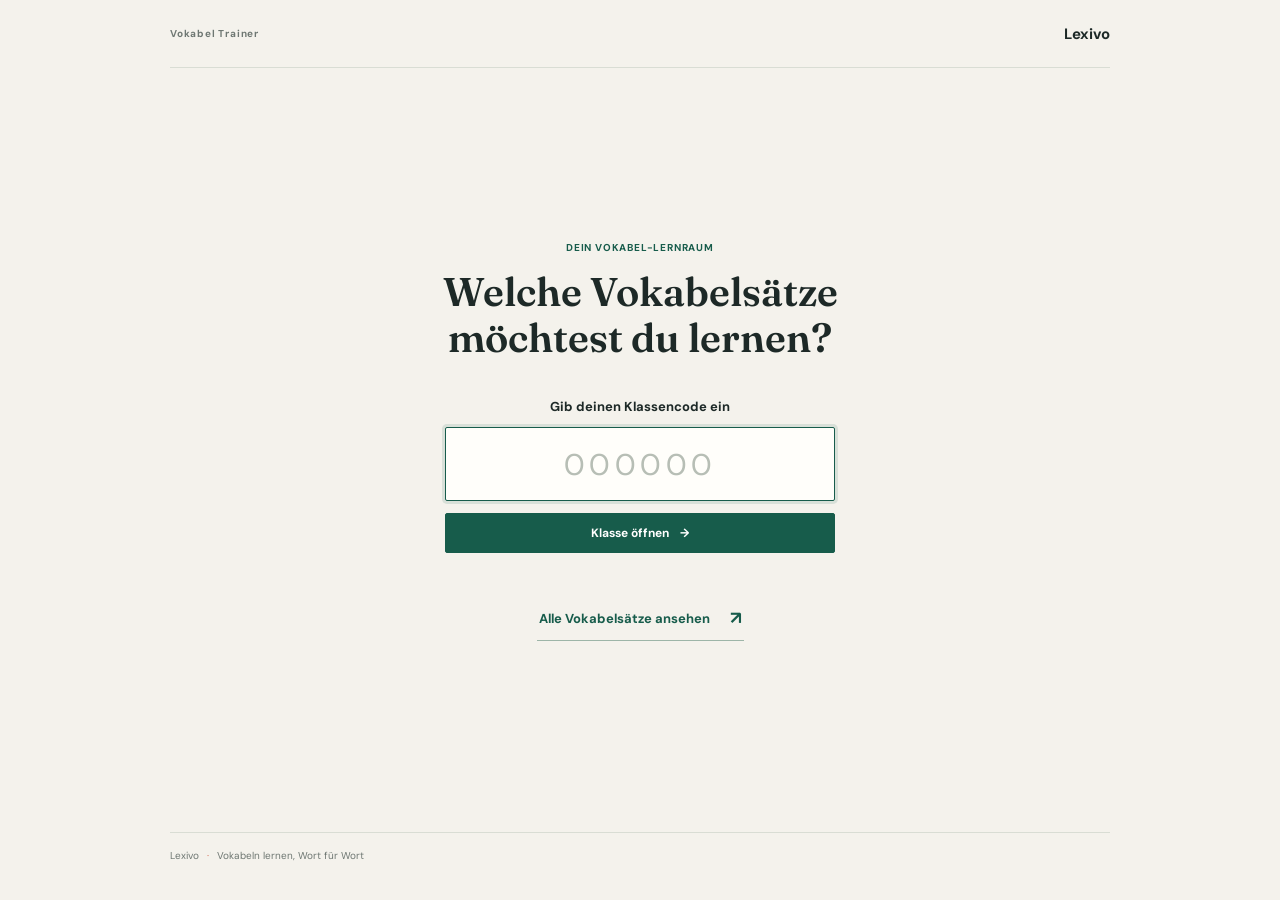
<file: index.html>
<!doctype html>
<html lang="de">
<head>
  <meta charset="utf-8">
  <meta name="viewport" content="width=device-width, initial-scale=1">
  <meta name="theme-color" content="#f4f2ec">
  <title>Lexivo | Englisch lernen</title>
  <link rel="preconnect" href="https://fonts.googleapis.com">
  <link rel="preconnect" href="https://fonts.gstatic.com" crossorigin>
  <link href="https://fonts.googleapis.com/css2?family=DM+Sans:wght@400;500;600;700&family=Fraunces:opsz,wght@9..144,600;9..144,700&display=swap" rel="stylesheet">
  <link rel="stylesheet" href="simple.css">
  <script src="home.js" defer></script>
</head>
<body>
  <div class="page-shell">
    <header class="topbar">
      <span class="topbar-label">Vokabel Trainer</span>
      <a class="brand" href="./" aria-label="Lexivo Startseite">Lexivo</a>
    </header>

    <main>
      <section class="home-panel" aria-labelledby="page-title">
        <p class="eyebrow">DEIN VOKABEL-LERNRAUM</p>
        <h1 id="page-title">Welche Vokabelsätze möchtest du lernen?</h1>
        <form class="home-code-form" id="home-code-form" novalidate>
          <label for="home-code">Gib deinen Klassencode ein</label>
          <input id="home-code" name="code" type="text" inputmode="numeric" autocomplete="off" maxlength="6" placeholder="000000" aria-describedby="home-code-message" autofocus>
          <button class="primary-button home-submit" type="submit">Klasse öffnen <span aria-hidden="true">→</span></button>
          <p class="message" id="home-code-message" role="status" aria-live="polite"></p>
        </form>
        <a class="all-lists-link" href="lists.html">Alle Vokabelsätze ansehen <span aria-hidden="true">↗</span></a>
      </section>
    </main>

    <footer class="footer">Lexivo <span>·</span> Vokabeln lernen, Wort für Wort</footer>
  </div>

  <dialog class="list-dialog" id="list-dialog" aria-labelledby="dialog-title">
    <div class="dialog-inner">
      <button class="dialog-close" id="dialog-close" type="button" aria-label="Liste schließen">×</button>
      <p class="dialog-class" id="dialog-class"></p>
      <h2 id="dialog-title">Vokabelsatz</h2>
      <p class="dialog-description" id="dialog-description"></p>
      <div class="word-list" id="dialog-words"></div>
    </div>
  </dialog>
</body>
</html>
</file>
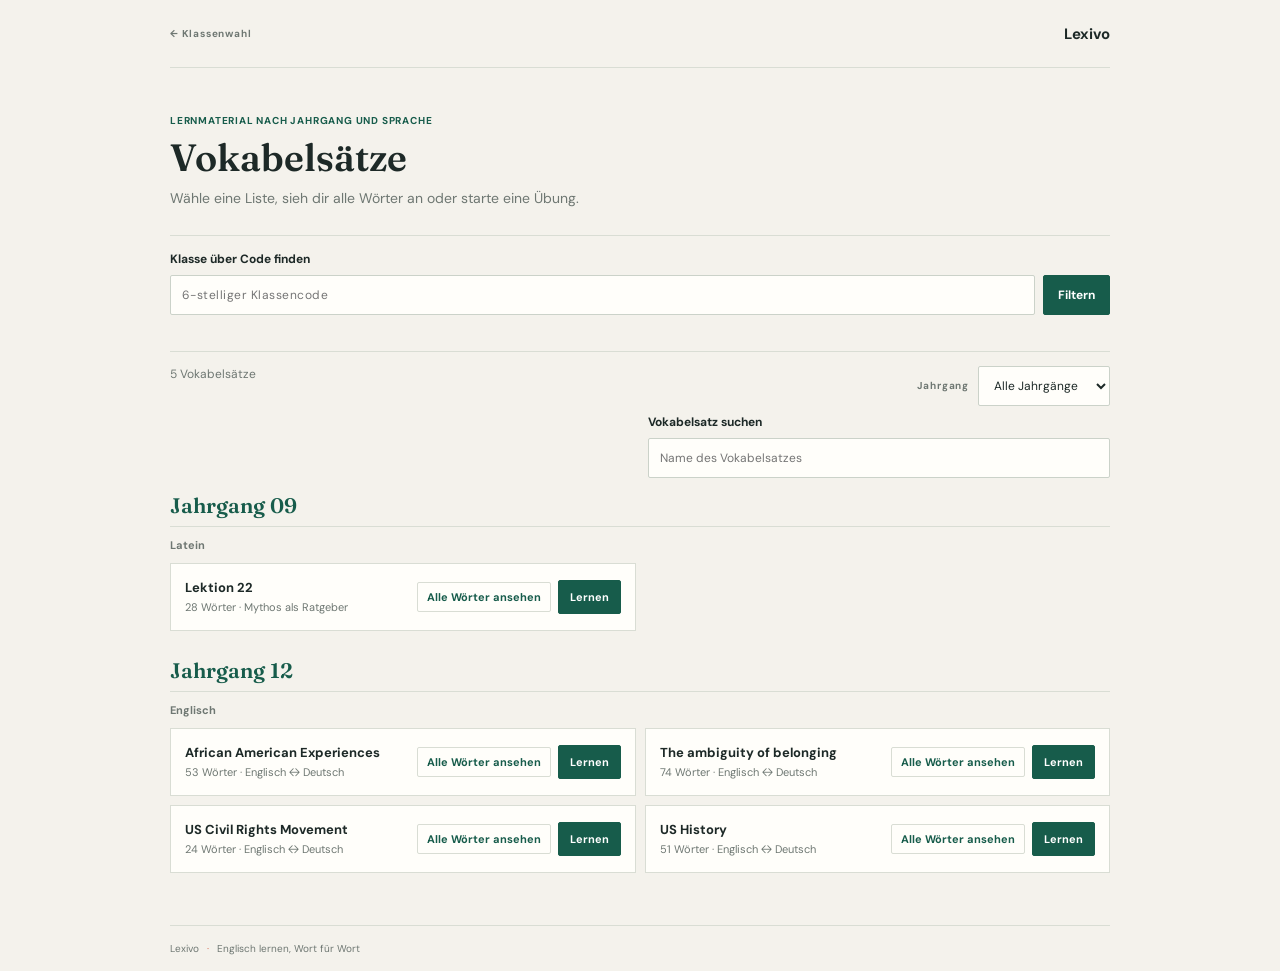
<file: lists.html>
<!doctype html>
<html lang="de">
<head>
  <meta charset="utf-8">
  <meta name="viewport" content="width=device-width, initial-scale=1">
  <meta name="theme-color" content="#f4f2ec">
  <title>Vokabelsätze | Lexivo</title>
  <link rel="preconnect" href="https://fonts.googleapis.com">
  <link rel="preconnect" href="https://fonts.gstatic.com" crossorigin>
  <link href="https://fonts.googleapis.com/css2?family=DM+Sans:wght@400;500;600;700&family=Fraunces:opsz,wght@9..144,600;9..144,700&display=swap" rel="stylesheet">
  <link rel="stylesheet" href="simple.css">
  <script src="simple-app.js" defer></script>
</head>
<body>
  <div class="page-shell">
    <header class="topbar">
      <a class="topbar-label topbar-link" href="index.html">← Klassenwahl</a>
      <a class="brand" href="index.html" aria-label="Lexivo Startseite">Lexivo</a>
    </header>

    <main>
      <section class="collection" aria-labelledby="page-title">
        <div class="collection-heading">
          <div>
            <p class="eyebrow">LERNMATERIAL NACH JAHRGANG UND SPRACHE</p>
            <h1 id="page-title">Vokabelsätze</h1>
            <p class="intro">Wähle eine Liste, sieh dir alle Wörter an oder starte eine Übung.</p>
          </div>
        </div>

        <div class="filters-row">
          <form class="code-filter" id="code-form" novalidate>
            <label for="group-code">Klasse über Code finden</label>
            <div class="filter-controls">
              <input id="group-code" name="code" type="text" inputmode="numeric" autocomplete="off" maxlength="6" placeholder="6-stelliger Klassencode" aria-describedby="code-message">
              <button class="primary-button" type="submit">Filtern</button>
            </div>
            <p class="message" id="code-message" role="status" aria-live="polite"></p>
          </form>
        </div>

        <div class="list-toolbar">
          <p id="results-count" aria-live="polite">Sammlung wird geladen …</p>
          <div class="list-toolbar-filters">
            <label class="grade-filter" for="grade-filter">
              <span>Jahrgang</span>
              <select id="grade-filter" name="grade">
                <option value="all">Alle</option>
              </select>
            </label>
            <div class="list-search">
              <label for="list-search-input">Vokabelsatz suchen</label>
              <input id="list-search-input" type="search" autocomplete="off" placeholder="Name des Vokabelsatzes">
            </div>
          </div>
        </div>
        <div id="results-content" class="results-content" aria-live="polite"></div>
      </section>
    </main>

    <footer class="footer">Lexivo <span>·</span> Englisch lernen, Wort für Wort</footer>
  </div>

  <dialog class="list-dialog" id="list-dialog" aria-labelledby="dialog-title">
    <div class="dialog-inner">
      <button class="dialog-close" id="dialog-close" type="button" aria-label="Liste schließen">×</button>
      <p class="dialog-class" id="dialog-class"></p>
      <h2 id="dialog-title">Vokabelsatz</h2>
      <p class="dialog-description" id="dialog-description"></p>
      <div class="word-list" id="dialog-words"></div>
    </div>
  </dialog>

  <dialog class="mode-dialog" id="mode-dialog" aria-labelledby="mode-dialog-title">
    <form class="mode-dialog-inner" id="mode-form">
      <button class="dialog-close" id="mode-dialog-close" type="button" aria-label="Modusauswahl schließen">×</button>
      <p class="dialog-class" id="mode-list-class"></p>
      <h2 id="mode-dialog-title">Lernmodus wählen</h2>
      <p class="dialog-description" id="mode-list-title"></p>

      <fieldset class="mode-options">
        <legend class="visually-hidden">Lernmodus</legend>
        <label class="mode-option">
          <input type="radio" name="mode" value="practice" checked>
          <span class="mode-option-body"><strong>Üben</strong><small>Karteikarten drehen</small></span>
        </label>
        <label class="mode-option">
          <input type="radio" name="mode" value="quiz">
          <span class="mode-option-body"><strong>Prüfen</strong><small>Multiple Choice</small></span>
        </label>
        <label class="mode-option">
          <input type="radio" name="mode" value="test">
          <span class="mode-option-body"><strong>Test</strong><small>Antworten eintippen</small></span>
        </label>
      </fieldset>

      <fieldset class="mode-setting" id="practice-settings">
        <legend>Abfragerichtung</legend>
        <label><input type="radio" name="practice-direction" value="xy" checked> <span id="practice-direction-xy-label">Sprache X → Sprache Y</span></label>
        <label><input type="radio" name="practice-direction" value="yx"> <span id="practice-direction-yx-label">Sprache Y → Sprache X</span></label>
      </fieldset>

      <div class="mode-note" id="quiz-settings" hidden>Die Abfragerichtung wechselt zufällig.</div>

      <div class="mode-setting" id="test-settings" hidden>
        <label for="test-count">Anzahl der Vokabeln: <output id="test-count-value">20</output></label>
        <input id="test-count" type="range" min="1" max="20" value="20">
        <label for="test-direction">Abfragerichtung</label>
        <select id="test-direction">
          <option value="random">Zufällig wechseln</option>
          <option value="xy" id="test-direction-xy-label">Sprache X → Sprache Y</option>
          <option value="yx" id="test-direction-yx-label">Sprache Y → Sprache X</option>
        </select>
      </div>

      <button class="primary-button mode-start" type="submit">Weiter zum Lernen <span aria-hidden="true">→</span></button>
    </form>
  </dialog>
</body>
</html>
</file>
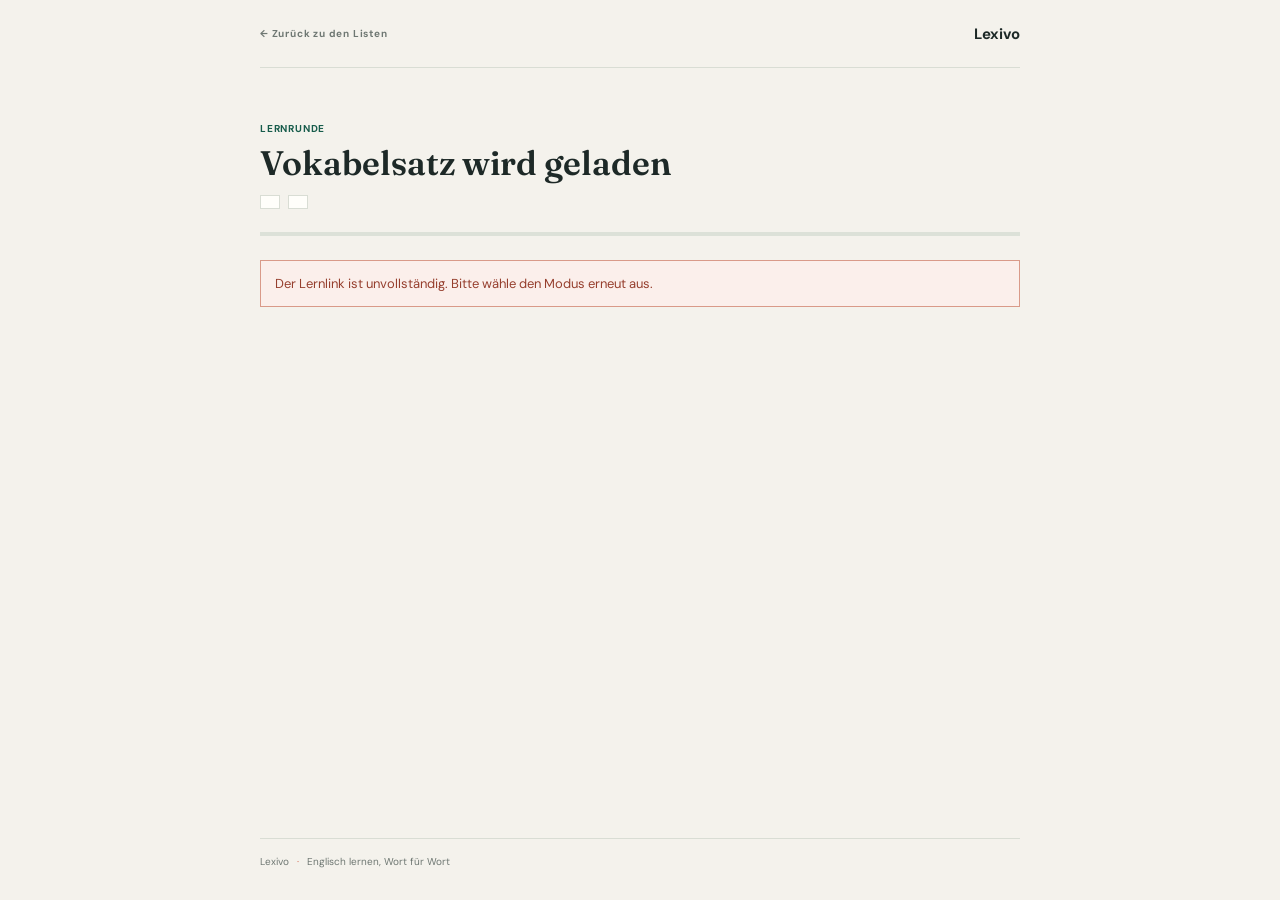
<file: training.html>
<!doctype html>
<html lang="de">
<head>
  <meta charset="utf-8">
  <meta name="viewport" content="width=device-width, initial-scale=1">
  <meta name="theme-color" content="#f4f2ec">
  <title>Lernen | Lexivo</title>
  <link rel="preconnect" href="https://fonts.googleapis.com">
  <link rel="preconnect" href="https://fonts.gstatic.com" crossorigin>
  <link href="https://fonts.googleapis.com/css2?family=DM+Sans:wght@400;500;600;700&family=Fraunces:opsz,wght@9..144,600;9..144,700&display=swap" rel="stylesheet">
  <link rel="stylesheet" href="simple.css">
  <link rel="stylesheet" href="training.css">
  <script src="training.js" defer></script>
</head>
<body>
  <div class="page-shell training-shell">
    <header class="topbar">
      <a class="topbar-label topbar-link" href="lists.html">← Zurück zu den Listen</a>
      <a class="brand" href="index.html" aria-label="Lexivo Startseite">Lexivo</a>
    </header>

    <main class="training-main">
      <section class="training-heading">
        <p class="eyebrow" id="session-class">LERNRUNDE</p>
        <h1 id="session-title">Vokabelsatz wird geladen</h1>
        <div class="session-meta">
          <span id="session-mode"></span>
          <span id="session-direction"></span>
        </div>
        <div class="progress-track" aria-hidden="true"><span id="progress-fill"></span></div>
        <p class="progress-label" id="progress-label" aria-live="polite"></p>
      </section>

      <section class="question-panel" id="question-panel" aria-live="polite">
        <div id="question-content"></div>
        <div id="answer-feedback" class="answer-feedback" role="status" aria-live="polite"></div>
        <div id="question-actions" class="question-actions"></div>
      </section>
      <p class="session-error" id="session-error" role="alert" hidden></p>
    </main>

    <footer class="footer">Lexivo <span>·</span> Englisch lernen, Wort für Wort</footer>
  </div>
</body>
</html>
</file>
<file: simple.css>
:root {
  color-scheme: light;
  --paper: #f4f2ec;
  --surface: #fffefa;
  --ink: #1d2927;
  --muted: #6e7772;
  --line: #d9ddd4;
  --green: #175c4b;
  --green-dark: #104537;
  --coral: #d4674d;
  --serif: "Fraunces", Georgia, serif;
  --sans: "DM Sans", "Avenir Next", "Segoe UI", sans-serif;
}

* {
  box-sizing: border-box;
}

body {
  min-width: 320px;
  margin: 0;
  color: var(--ink);
  background: var(--paper);
  font-family: var(--sans);
  -webkit-font-smoothing: antialiased;
}

button,
input,
select {
  font: inherit;
}

button,
select {
  cursor: pointer;
}

.page-shell {
  width: min(940px, calc(100% - 48px));
  margin: 0 auto;
}

.topbar {
  display: flex;
  min-height: 68px;
  align-items: center;
  justify-content: space-between;
  border-bottom: 1px solid var(--line);
}

.brand {
  display: inline-flex;
  align-items: center;
  gap: 10px;
  color: var(--ink);
  font-size: 15px;
  font-weight: 700;
  text-decoration: none;
}

.brand-mark {
  display: grid;
  width: 30px;
  aspect-ratio: 1;
  place-items: center;
  border-radius: 50%;
  color: white;
  background: var(--green);
  font-family: var(--serif);
  font-size: 18px;
}

.topbar-label,
.eyebrow,
.grade-filter span {
  color: var(--muted);
  font-size: 10px;
  font-weight: 700;
  letter-spacing: 0.08em;
}

.topbar-link {
  text-decoration: none;
}

.topbar-link:hover {
  color: var(--green);
}

.collection {
  padding: 46px 0 52px;
}

.collection-heading {
  display: flex;
  align-items: center;
  justify-content: space-between;
  gap: 24px;
  margin-bottom: 26px;
}

.eyebrow {
  margin: 0 0 9px;
  color: var(--green);
}

h1,
h2,
p {
  margin-top: 0;
}

h1 {
  margin-bottom: 8px;
  font-family: var(--serif);
  font-size: 38px;
  font-weight: 600;
  line-height: 1.15;
}

.intro {
  max-width: 540px;
  margin: 0;
  color: var(--muted);
  font-size: 14px;
  line-height: 1.5;
}

.learning-photo {
  width: 82px;
  height: 82px;
  flex: 0 0 auto;
  border-radius: 50%;
  object-fit: cover;
}

.home-panel {
  display: flex;
  min-height: calc(100svh - 136px);
  max-width: 560px;
  flex-direction: column;
  align-items: center;
  justify-content: center;
  margin: 0 auto;
  padding: 46px 0 64px;
  text-align: center;
}

.home-panel .eyebrow {
  margin-bottom: 15px;
}

.home-panel h1 {
  margin-bottom: 12px;
  font-size: 40px;
}

.home-code-form {
  display: grid;
  width: min(100%, 390px);
  gap: 12px;
  margin: 25px auto 0;
}

.home-code-form label {
  font-size: 13px;
  font-weight: 700;
}

.home-code-form input {
  width: 100%;
  height: 74px;
  border: 1px solid #cbd2c9;
  border-radius: 2px;
  outline: none;
  color: var(--ink);
  background: var(--surface);
  font-size: 30px;
  font-variant-numeric: tabular-nums;
  letter-spacing: 0.15em;
  text-align: center;
}

.home-code-form input:focus {
  border-color: var(--green);
  box-shadow: 0 0 0 3px #175c4b1f;
}

.home-code-form input::placeholder {
  color: #b7beb5;
}

.home-submit {
  min-height: 48px;
  font-size: 13px;
}

.home-submit span {
  margin-left: 8px;
}

.all-lists-link {
  display: inline-flex;
  min-height: 45px;
  align-items: center;
  gap: 20px;
  margin-top: 15px;
  padding: 0 2px;
  border-bottom: 1px solid #9db5a8;
  color: var(--green);
  font-size: 13px;
  font-weight: 700;
  text-decoration: none;
}

.all-lists-link:hover {
  border-color: var(--green);
}

.all-lists-link span {
  font-size: 18px;
}

.filters-row {
  display: flex;
  align-items: flex-start;
  gap: 16px;
  padding: 15px 0 12px;
  border-top: 1px solid var(--line);
  border-bottom: 1px solid var(--line);
}

.code-filter {
  display: grid;
  gap: 8px;
  flex: 1 1 0;
  min-width: 0;
}

.list-toolbar-filters {
  display: grid;
  justify-items: end;
  gap: 8px;
  width: calc((100% - 16px) / 2);
}

.list-search {
  display: grid;
  gap: 8px;
  width: 100%;
}

.code-filter > label,
.list-search > label {
  font-size: 12px;
  font-weight: 700;
}

.filter-controls {
  display: flex;
  flex-wrap: nowrap;
  gap: 8px;
}

.filter-controls input,
.list-search input,
.grade-filter select {
  min-width: 0;
  height: 40px;
  padding: 0 11px;
  border: 1px solid #cbd2c9;
  border-radius: 2px;
  outline: none;
  color: var(--ink);
  background: var(--surface);
  font-size: 12px;
}

.filter-controls input {
  flex: 1 1 0;
  width: 0;
  font-variant-numeric: tabular-nums;
  letter-spacing: 0.04em;
}

.list-search input {
  width: 100%;
}

.filter-controls input:focus,
.list-search input:focus,
.grade-filter select:focus {
  border-color: var(--green);
  box-shadow: 0 0 0 3px #175c4b1f;
}

.primary-button,
.text-button {
  min-height: 40px;
  padding: 0 14px;
  border-radius: 2px;
  font-size: 12px;
  font-weight: 700;
}

.primary-button {
  border: 1px solid var(--green);
  color: white;
  background: var(--green);
}

.primary-button:hover {
  background: var(--green-dark);
}

.text-button {
  border: 1px solid transparent;
  color: var(--green);
  background: transparent;
}

.text-button:hover {
  border-color: var(--line);
  background: var(--surface);
}

.message {
  min-height: 16px;
  margin: 0;
  color: #a23f30;
  font-size: 11px;
}

.list-toolbar {
  display: flex;
  align-items: flex-start;
  justify-content: space-between;
  gap: 16px;
  padding: 14px 0;
}

.list-toolbar > p {
  margin: 0;
  color: var(--muted);
  font-size: 12px;
}

.grade-filter {
  display: flex;
  align-items: center;
  gap: 9px;
}

.grade-filter select {
  min-width: 132px;
}

.results-content {
  display: grid;
  gap: 26px;
}

.grade-section,
.language-section {
  display: grid;
  gap: 11px;
}

.grade-title {
  margin: 0;
  padding-bottom: 8px;
  border-bottom: 1px solid var(--line);
  color: var(--green);
  font-family: var(--serif);
  font-size: 21px;
  font-weight: 600;
}

.class-heading {
  margin: 0;
  color: var(--muted);
  font-size: 11px;
  font-weight: 700;
}

.list-grid {
  display: grid;
  grid-template-columns: repeat(2, minmax(0, 1fr));
  gap: 9px;
}

.list-card {
  display: flex;
  min-height: 68px;
  align-items: center;
  justify-content: space-between;
  gap: 14px;
  padding: 12px 14px;
  border: 1px solid var(--line);
  background: var(--surface);
}

.list-card h3 {
  margin: 0 0 4px;
  font-size: 13px;
  line-height: 1.35;
}

.list-card p {
  margin: 0;
  color: var(--muted);
  font-size: 11px;
}

.list-open {
  flex: 0 0 auto;
  padding: 7px 9px;
  border: 1px solid var(--line);
  border-radius: 2px;
  color: var(--green);
  background: transparent;
  font-size: 11px;
  font-weight: 700;
}

.list-open:hover {
  border-color: var(--green);
  background: #f1f5ee;
}

.list-actions {
  display: flex;
  flex: 0 0 auto;
  align-items: center;
  gap: 7px;
}

.list-learn {
  min-height: 34px;
  padding: 0 11px;
  border: 1px solid var(--green);
  border-radius: 2px;
  color: white;
  background: var(--green);
  font-size: 11px;
  font-weight: 700;
}

.list-learn:hover {
  background: var(--green-dark);
}

.empty-state {
  padding: 28px 16px;
  border: 1px dashed #bfc9bf;
  color: var(--muted);
  font-size: 13px;
  text-align: center;
}

.footer {
  padding: 16px 0;
  border-top: 1px solid var(--line);
  color: var(--muted);
  font-size: 10px;
}

.footer span {
  padding: 0 5px;
  color: var(--coral);
}

.list-dialog {
  width: min(540px, calc(100% - 30px));
  max-height: min(80vh, 700px);
  padding: 0;
  overflow: auto;
  border: 1px solid #cbd2c9;
  border-radius: 3px;
  color: var(--ink);
  background: var(--surface);
  box-shadow: 0 24px 80px #10231d40;
}

.list-dialog::backdrop {
  background: #17231fd1;
  backdrop-filter: blur(3px);
}

.dialog-inner {
  position: relative;
  padding: 30px;
}

.dialog-close {
  position: absolute;
  top: 13px;
  right: 13px;
  display: grid;
  width: 34px;
  aspect-ratio: 1;
  place-items: center;
  border: 1px solid var(--line);
  border-radius: 50%;
  color: var(--ink);
  background: transparent;
  font-size: 22px;
}

.dialog-class {
  margin: 0 42px 8px 0;
  color: var(--green);
  font-size: 10px;
  font-weight: 700;
  letter-spacing: 0.06em;
  text-transform: uppercase;
}

.dialog-inner h2 {
  margin-bottom: 6px;
  font-family: var(--serif);
  font-size: 27px;
  font-weight: 600;
}

.dialog-description {
  margin-bottom: 17px;
  color: var(--muted);
  font-size: 12px;
}

.word-list {
  border-top: 1px solid var(--line);
}

.word-row {
  display: grid;
  grid-template-columns: 1fr 1fr;
  gap: 16px;
  padding: 10px 2px;
  border-bottom: 1px solid var(--line);
  font-size: 12px;
}

.word-row span:last-child {
  color: var(--muted);
}

.word-info {
  grid-column: 1 / -1;
  color: var(--muted);
  font-size: 11px;
  line-height: 1.45;
}

.mode-dialog {
  width: min(580px, calc(100% - 30px));
  max-height: min(86vh, 760px);
  padding: 0;
  overflow: auto;
  border: 1px solid #cbd2c9;
  border-radius: 3px;
  color: var(--ink);
  background: var(--surface);
  box-shadow: 0 24px 80px #10231d40;
}

.mode-dialog::backdrop {
  background: #17231fd1;
  backdrop-filter: blur(3px);
}

.mode-dialog-inner {
  position: relative;
  padding: 30px;
}

.mode-dialog-inner h2 {
  margin: 0 40px 6px 0;
  font-family: var(--serif);
  font-size: 27px;
  font-weight: 600;
}

.mode-options {
  display: grid;
  grid-template-columns: repeat(3, minmax(0, 1fr));
  gap: 8px;
  margin: 20px 0;
  padding: 0;
  border: 0;
}

.mode-option {
  position: relative;
  min-width: 0;
  cursor: pointer;
}

.mode-option input {
  position: absolute;
  width: 1px;
  height: 1px;
  opacity: 0;
}

.mode-option-body {
  display: grid;
  min-height: 76px;
  align-content: center;
  gap: 5px;
  padding: 10px;
  border: 1px solid var(--line);
  background: white;
}

.mode-option input:checked + .mode-option-body {
  border-color: var(--green);
  background: #edf3eb;
  box-shadow: inset 0 0 0 1px var(--green);
}

.mode-option input:focus-visible + .mode-option-body {
  outline: 2px solid var(--coral);
  outline-offset: 2px;
}

.mode-option strong {
  font-size: 13px;
}

.mode-option small {
  color: var(--muted);
  font-size: 10px;
  line-height: 1.35;
}

.mode-setting {
  display: grid;
  gap: 11px;
  margin: 0 0 16px;
  padding: 14px 0;
  border: 0;
  border-top: 1px solid var(--line);
  font-size: 12px;
}

.mode-setting legend,
.mode-setting > label:first-child {
  margin-bottom: 2px;
  font-weight: 700;
}

.mode-setting label {
  display: flex;
  align-items: center;
  gap: 8px;
}

.mode-setting input[type="radio"] {
  accent-color: var(--green);
}

.mode-setting input[type="range"] {
  width: 100%;
  accent-color: var(--green);
}

.mode-setting select {
  width: 100%;
  min-height: 40px;
  padding: 0 10px;
  border: 1px solid #cbd2c9;
  border-radius: 2px;
  color: var(--ink);
  background: white;
}

.mode-note {
  padding: 15px 0;
  border-top: 1px solid var(--line);
  color: var(--muted);
  font-size: 12px;
}

.mode-start {
  width: 100%;
  margin-top: 3px;
}

.visually-hidden {
  position: absolute;
  width: 1px;
  height: 1px;
  padding: 0;
  overflow: hidden;
  clip: rect(0, 0, 0, 0);
  white-space: nowrap;
  border: 0;
}

[hidden] {
  display: none !important;
}

@media (max-width: 620px) {
  .page-shell {
    width: calc(100% - 32px);
  }

  .collection {
    padding-top: 32px;
  }

  .collection-heading {
    align-items: flex-start;
  }

  .learning-photo {
    width: 62px;
    height: 62px;
  }

  h1 {
    font-size: 32px;
  }

  .filters-row {
    gap: 10px;
  }

  .code-filter {
    flex: 1 1 0;
  }

  .list-grid {
    grid-template-columns: 1fr;
  }

  .list-card {
    align-items: stretch;
    flex-direction: column;
  }

  .list-actions {
    display: grid;
    grid-template-columns: 1fr 1fr;
  }

  .mode-dialog-inner {
    padding: 25px 20px;
  }

  .list-toolbar {
    align-items: flex-start;
    flex-direction: column-reverse;
    justify-content: center;
    gap: 7px;
    padding: 12px 0;
  }

  .list-toolbar-filters {
    align-self: flex-end;
    width: calc((100% - 10px) / 2);
    justify-items: stretch;
  }

  .grade-filter {
    width: 100%;
    justify-content: space-between;
  }

  .grade-filter select {
    flex: 1;
  }

  .dialog-inner {
    padding: 25px 20px;
  }
}

@media (max-width: 420px) {
  .page-shell {
    width: calc(100% - 28px);
  }

  .home-panel {
    min-height: calc(100svh - 124px);
  }

  .home-panel h1 {
    font-size: 32px;
  }

  .mode-options {
    grid-template-columns: 1fr;
  }

  .mode-option-body {
    min-height: 58px;
  }
}

@media (prefers-reduced-motion: reduce) {
  *,
  *::before,
  *::after {
    scroll-behavior: auto !important;
    animation-duration: 0.01ms !important;
    transition-duration: 0.01ms !important;
  }
}
</file>
<file: training.css>
.training-shell {
  width: min(760px, calc(100% - 40px));
}

.training-main {
  min-height: calc(100vh - 130px);
  padding: 54px 0 42px;
}

.training-heading {
  margin-bottom: 24px;
}

.training-heading h1 {
  margin-bottom: 12px;
  font-size: 34px;
}

.session-meta {
  display: flex;
  flex-wrap: wrap;
  gap: 8px;
  margin-bottom: 23px;
}

.session-meta span {
  padding: 6px 9px;
  border: 1px solid var(--line);
  color: var(--muted);
  background: var(--surface);
  font-size: 11px;
}

.progress-track {
  width: 100%;
  height: 4px;
  overflow: hidden;
  background: #dce1d8;
}

.progress-track span {
  display: block;
  width: 0;
  height: 100%;
  background: var(--coral);
  transition: width 180ms ease;
}

.progress-label {
  margin: 8px 0 0;
  color: var(--muted);
  font-size: 11px;
}

.question-panel {
  min-height: 340px;
  padding: clamp(22px, 5vw, 42px);
  border: 1px solid var(--line);
  background: var(--surface);
}

.quiz-question-grid {
  display: grid;
  grid-template-columns: repeat(2, minmax(0, 1fr));
  gap: 12px;
}

.quiz-question-card {
  min-width: 0;
  padding: 15px;
  border: 1px solid var(--line);
  background: white;
}

.quiz-question-card .question-hint {
  min-height: 28px;
  margin-bottom: 8px;
}

.quiz-question-word {
  min-height: 48px;
  margin: 0 0 13px;
  font-family: var(--serif);
  font-size: 18px;
  font-weight: 600;
  line-height: 1.3;
  overflow-wrap: anywhere;
}

.quiz-question-card .choice-list {
  gap: 7px;
}

.quiz-question-card .choice-button {
  min-height: 40px;
  padding: 8px 10px;
  font-size: 12px;
  overflow-wrap: anywhere;
}

.quiz-question-card .choice-button.is-selected {
  border-color: var(--green);
  background: #edf3eb;
}

.question-hint {
  margin-bottom: 12px;
  color: var(--muted);
  font-size: 11px;
  font-weight: 700;
  letter-spacing: 0.06em;
  text-transform: uppercase;
}

.question-word {
  margin: 0 0 25px;
  font-family: var(--serif);
  font-size: clamp(27px, 5vw, 40px);
  font-weight: 600;
  line-height: 1.2;
  overflow-wrap: anywhere;
}

.question-note {
  margin: -14px 0 22px;
  color: var(--muted);
  font-size: 12px;
  line-height: 1.5;
  overflow-wrap: anywhere;
}

.practice-answer {
  min-height: 35px;
  margin: 0 0 18px;
  color: var(--green);
  font-size: 18px;
  font-weight: 600;
  overflow-wrap: anywhere;
}

.answer-form {
  display: grid;
  grid-template-columns: minmax(0, 1fr) auto;
  gap: 9px;
}

.test-answer-fields {
  display: grid;
  grid-column: 1 / -1;
  gap: 12px;
}

.test-answer-field {
  display: grid;
  gap: 5px;
  color: var(--muted);
  font-size: 11px;
  font-weight: 600;
}

.answer-form input {
  min-width: 0;
  min-height: 44px;
  padding: 0 12px;
  border: 1px solid #cbd2c9;
  border-radius: 2px;
  color: var(--ink);
  background: white;
  font-size: 14px;
}

.choice-list {
  display: grid;
  gap: 9px;
}

.choice-button {
  width: 100%;
  min-height: 48px;
  padding: 10px 13px;
  border: 1px solid var(--line);
  color: var(--ink);
  background: transparent;
  font-size: 13px;
  text-align: left;
}

.choice-button:hover:not(:disabled) {
  border-color: var(--green);
  background: #f1f5ee;
}

.choice-button:disabled {
  cursor: default;
}

.choice-button.is-correct {
  border-color: var(--green);
  color: var(--green-dark);
  background: #e9f1e8;
}

.choice-button.is-incorrect {
  border-color: #d99a89;
  color: #963f2e;
  background: #fbefeb;
}

.answer-feedback {
  min-height: 23px;
  margin-top: 15px;
  font-size: 13px;
  font-weight: 600;
}

.answer-feedback.is-correct {
  color: var(--green);
}

.answer-feedback.is-incorrect {
  color: #a23f30;
}

.question-actions {
  display: flex;
  flex-wrap: wrap;
  justify-content: flex-end;
  gap: 8px;
  margin-top: 15px;
}

.secondary-button {
  min-height: 40px;
  padding: 0 14px;
  border: 1px solid var(--line);
  border-radius: 2px;
  color: var(--green);
  background: transparent;
  font-size: 12px;
  font-weight: 700;
}

.secondary-button:hover {
  border-color: var(--green);
}

.summary-card {
  padding: 12px 0;
}

.summary-card h2 {
  margin-bottom: 10px;
  font-family: var(--serif);
  font-size: 30px;
  font-weight: 600;
}

.summary-score {
  margin-bottom: 20px;
  color: var(--green);
  font-size: 16px;
  font-weight: 600;
}

.session-error {
  padding: 14px;
  border: 1px solid #d99a89;
  color: #963f2e;
  background: #fbefeb;
  font-size: 13px;
}

@media (max-width: 560px) {
  .training-shell {
    width: calc(100% - 28px);
  }

  .training-main {
    padding-top: 34px;
  }

  .training-heading h1 {
    font-size: 29px;
  }

  .question-panel {
    min-height: 310px;
  }

  .quiz-question-grid {
    grid-template-columns: 1fr;
  }

  .answer-form {
    grid-template-columns: 1fr;
  }

  .answer-form .primary-button {
    width: 100%;
  }
}
</file>
